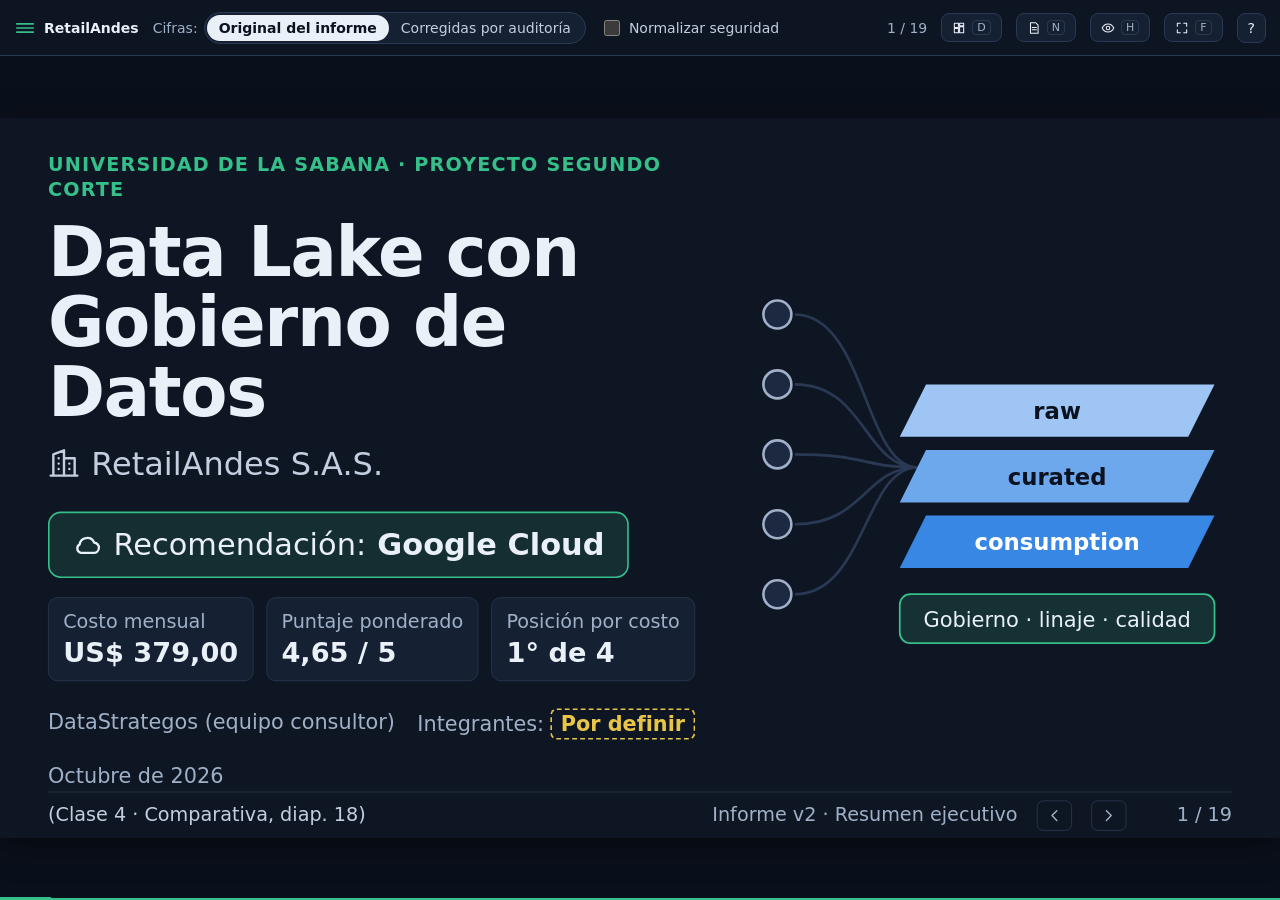
<file: index.html>
<!doctype html>
<html lang="es">
<head>
<meta charset="utf-8">
<meta name="viewport" content="width=device-width, initial-scale=1">
<title>RetailAndes · Data Lake</title>
<meta name="description" content="Presentación-dashboard interactiva: Data Lake con Gobierno de Datos para RetailAndes S.A.S. sobre Google Cloud.">
<link rel="stylesheet" href="styles.css">
</head>
<body>
  <header id="hdr">
    <div class="brand">
      <svg class="ic" viewBox="0 0 24 24" aria-hidden="true"><path d="M3 12h18M3 16.5h18M3 7.5h18" /></svg>
      <span>RetailAndes <small>· DataStrategos</small></span>
    </div>
    <div class="seg" role="group" aria-label="Cifras">
      <span>Cifras:</span>
      <div class="opts">
        <button type="button" data-setc="0" title="Reproduce exactamente el informe (C)">Original del informe</button>
        <button type="button" data-setc="1" class="corr" title="Aplica E-01 y E-04 de la auditoría (C)">Corregidas por auditoría</button>
      </div>
    </div>
    <label class="hchk" title="E-03: quita la detección de amenazas de AWS y Azure"><input type="checkbox" data-global="normSec"> Normalizar seguridad</label>
    <div class="grow"></div>
    <span class="pos" id="pos"></span>
    <button type="button" class="hbtn" data-act="mode" title="Modo dashboard (D)"><svg class="ic" viewBox="0 0 24 24"><path d="M4 4h7v7H4zM13 4h7v4h-7zM13 10h7v10h-7zM4 13h7v7H4z"/></svg><span class="lbl" id="modeLbl">Dashboard</span> <kbd>D</kbd></button>
    <button type="button" class="hbtn" data-act="notes" title="Notas del orador (N)"><svg class="ic" viewBox="0 0 24 24"><path d="M6 3h9l4 4v14H6zM9 11h7M9 15h7"/></svg><span class="lbl">Notas</span> <kbd>N</kbd></button>
    <button type="button" class="hbtn" data-act="team" title="Ocultar/mostrar notas internas del equipo (H)"><svg class="ic" viewBox="0 0 24 24"><path d="M2 12s3.6-7 10-7 10 7 10 7-3.6 7-10 7S2 12 2 12zM12 15a3 3 0 100-6 3 3 0 000 6z"/></svg><span class="lbl">Notas equipo</span> <kbd>H</kbd></button>
    <button type="button" class="hbtn" data-act="fs" title="Pantalla completa (F)"><svg class="ic" viewBox="0 0 24 24"><path d="M4 9V4h5M20 9V4h-5M4 15v5h5M20 15v5h-5"/></svg><kbd>F</kbd></button>
    <button type="button" class="hbtn" data-act="help" title="Atajos de teclado (?)">?</button>
  </header>

  <main id="stage-wrap"><div id="stage" aria-live="polite"></div></main>
  <aside id="notes" aria-label="Notas del orador"></aside>
  <section id="dash" aria-label="Modo dashboard"></section>
  <div id="progress"></div>
  <div id="tip" role="tooltip"></div>

  <div id="help" role="dialog" aria-label="Atajos de teclado">
    <div class="box">
      <h3 style="margin-top:0">Atajos de teclado</h3>
      <table>
        <tr><td><kbd>←</kbd> <kbd>→</kbd> <kbd>Espacio</kbd> · clic</td><td>Navegar (revela paso a paso)</td></tr>
        <tr><td><kbd>Inicio</kbd> / <kbd>Fin</kbd></td><td>Primera / última diapositiva</td></tr>
        <tr><td><kbd>F</kbd></td><td>Pantalla completa</td></tr>
        <tr><td><kbd>D</kbd></td><td>Modo exposición ⇄ dashboard</td></tr>
        <tr><td><kbd>N</kbd></td><td>Notas del orador</td></tr>
        <tr><td><kbd>C</kbd></td><td>Cifras: Original ⇄ Corregidas</td></tr>
        <tr><td><kbd>S</kbd></td><td>Normalizar seguridad (E-03)</td></tr>
        <tr><td><kbd>H</kbd></td><td>Ocultar notas internas del equipo</td></tr>
        <tr><td><kbd>Esc</kbd></td><td>Cerrar esta ayuda</td></tr>
      </table>
    </div>
  </div>

  <script src="data.js"></script>
  <script src="calc.js"></script>
  <script src="app.js"></script>
</body>
</html>
</file>
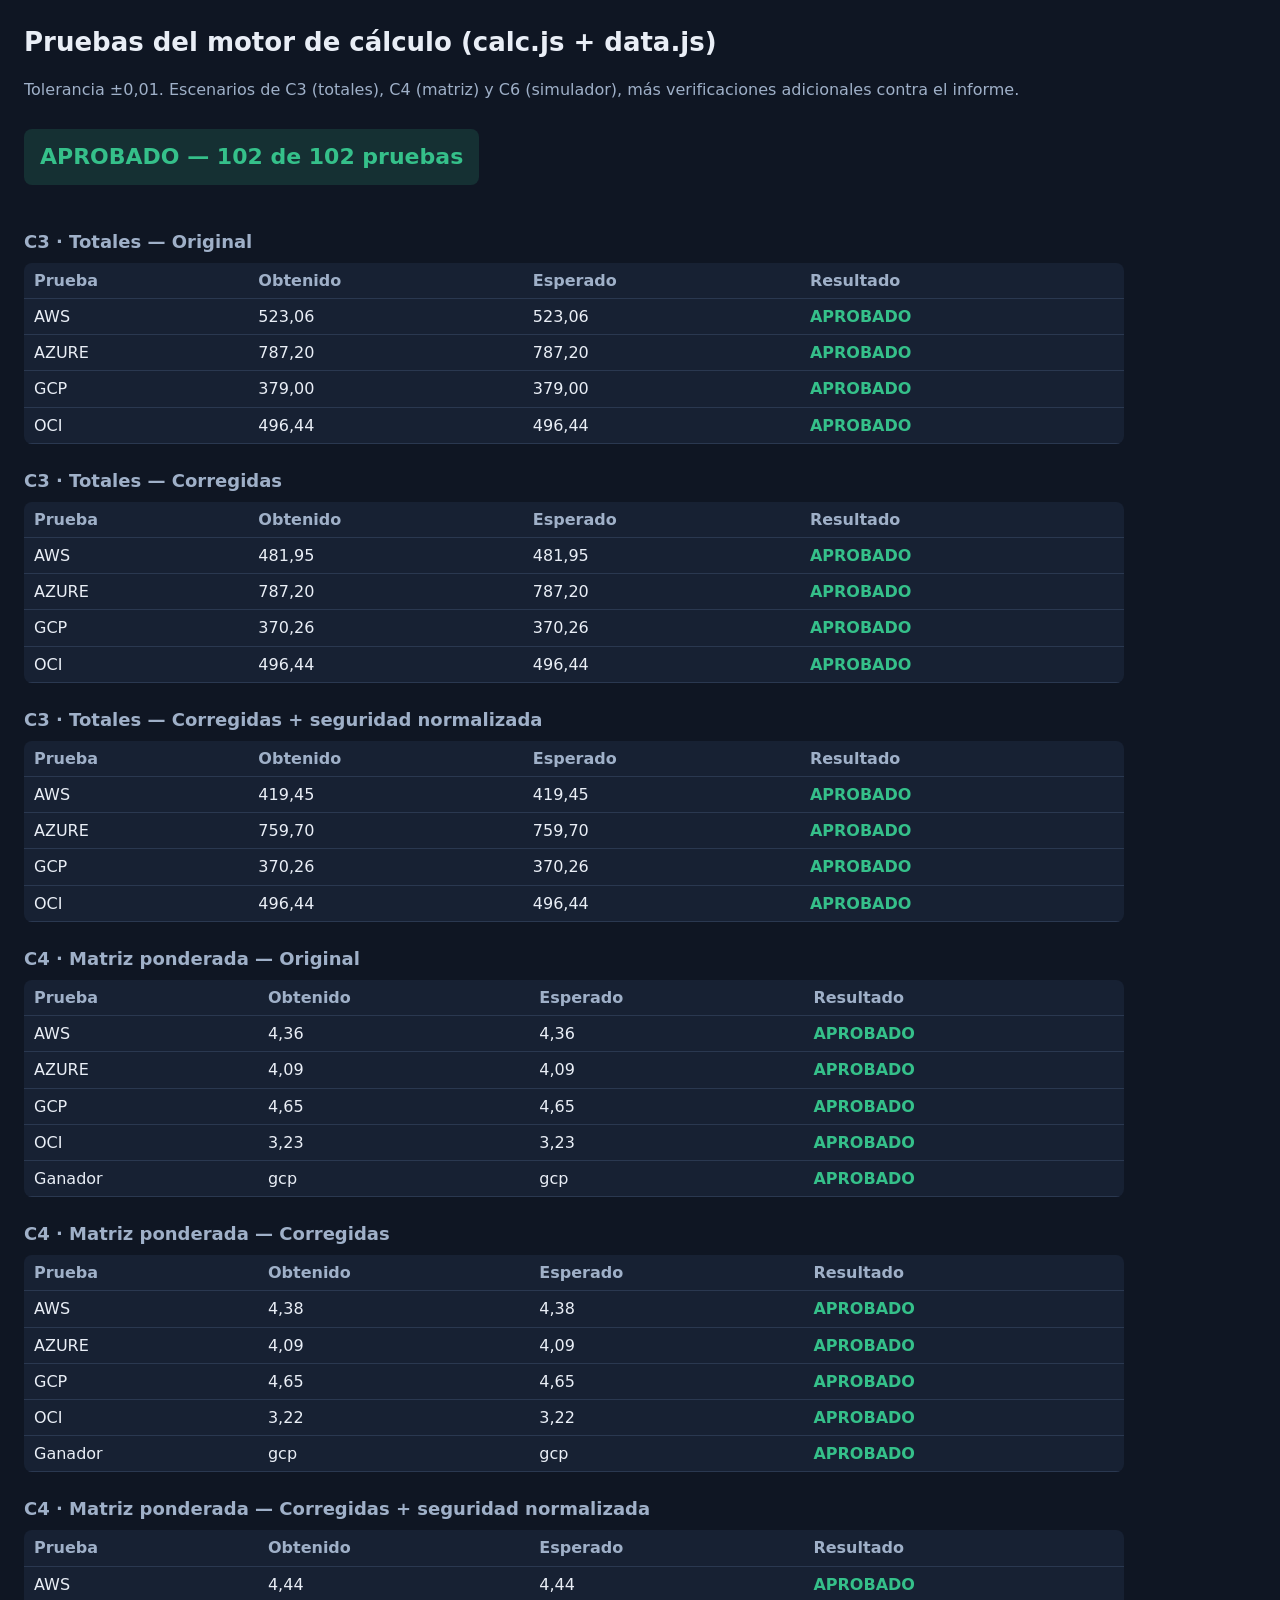
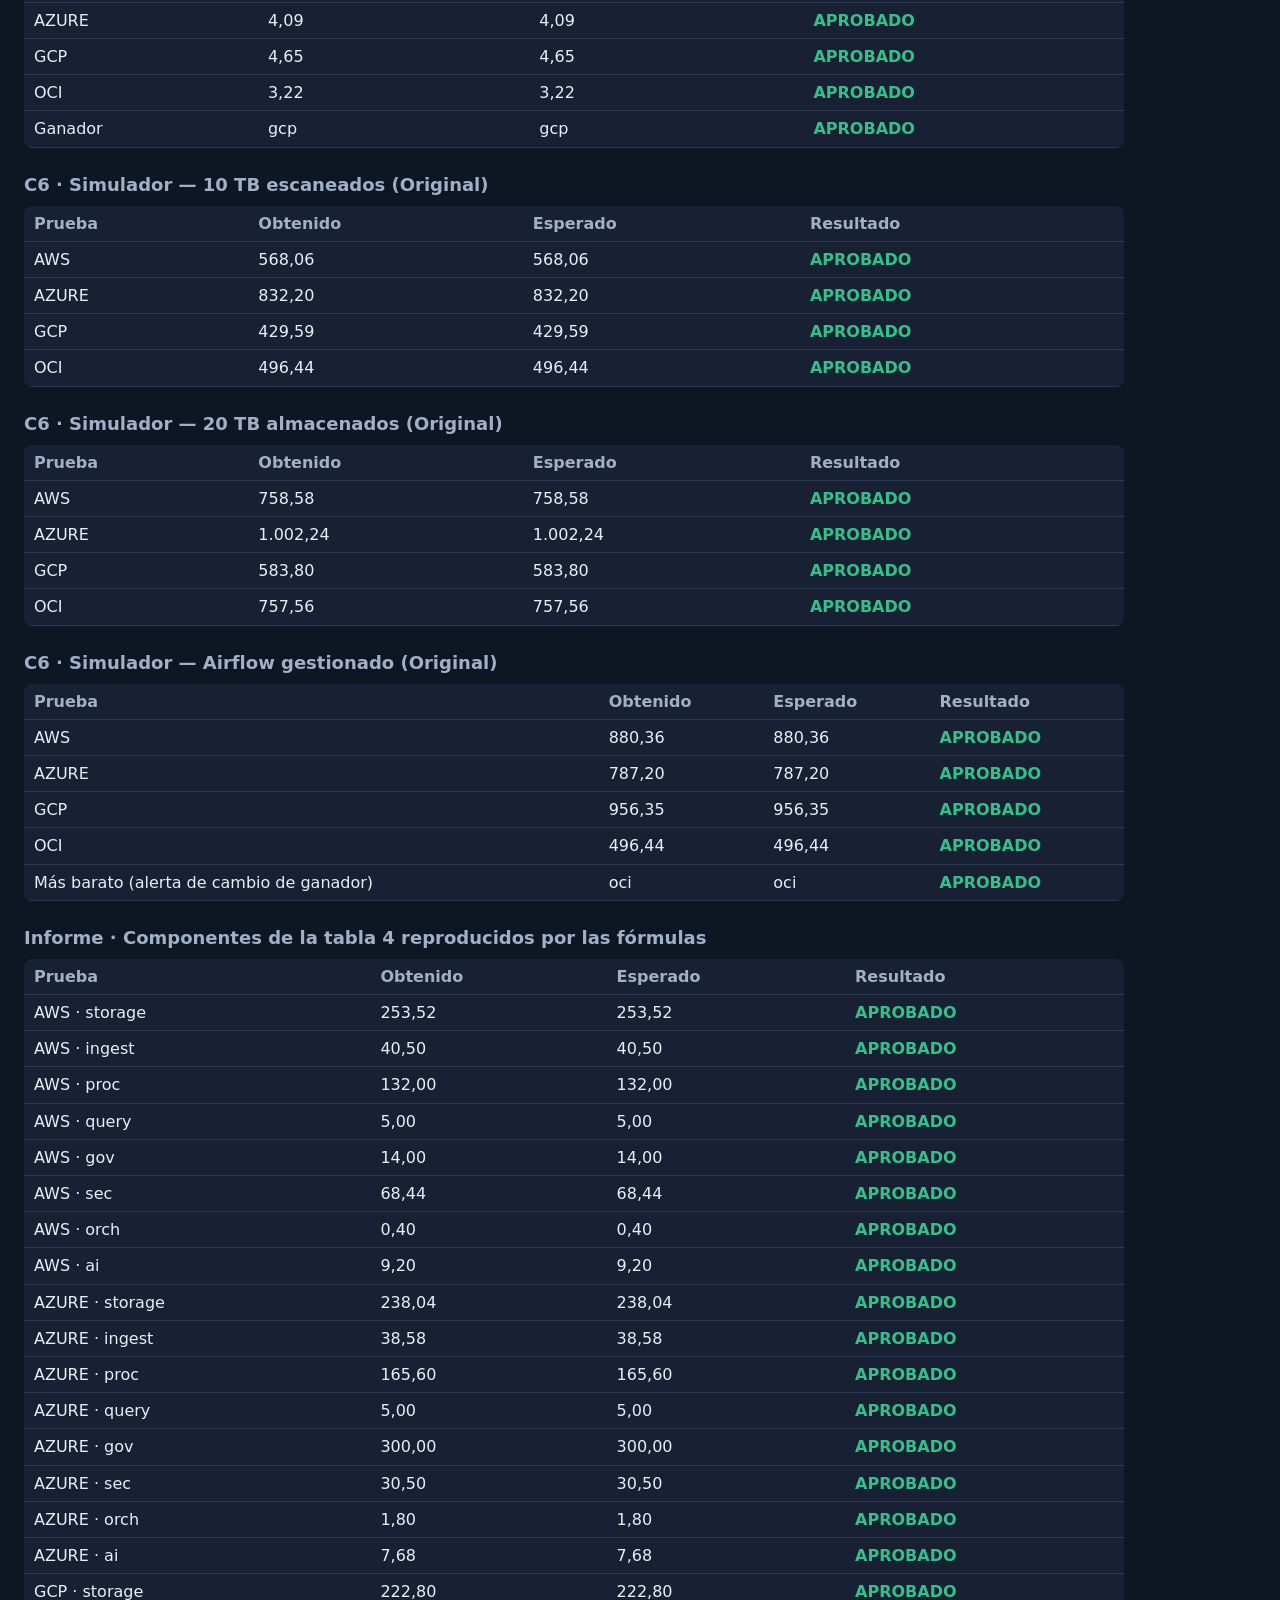
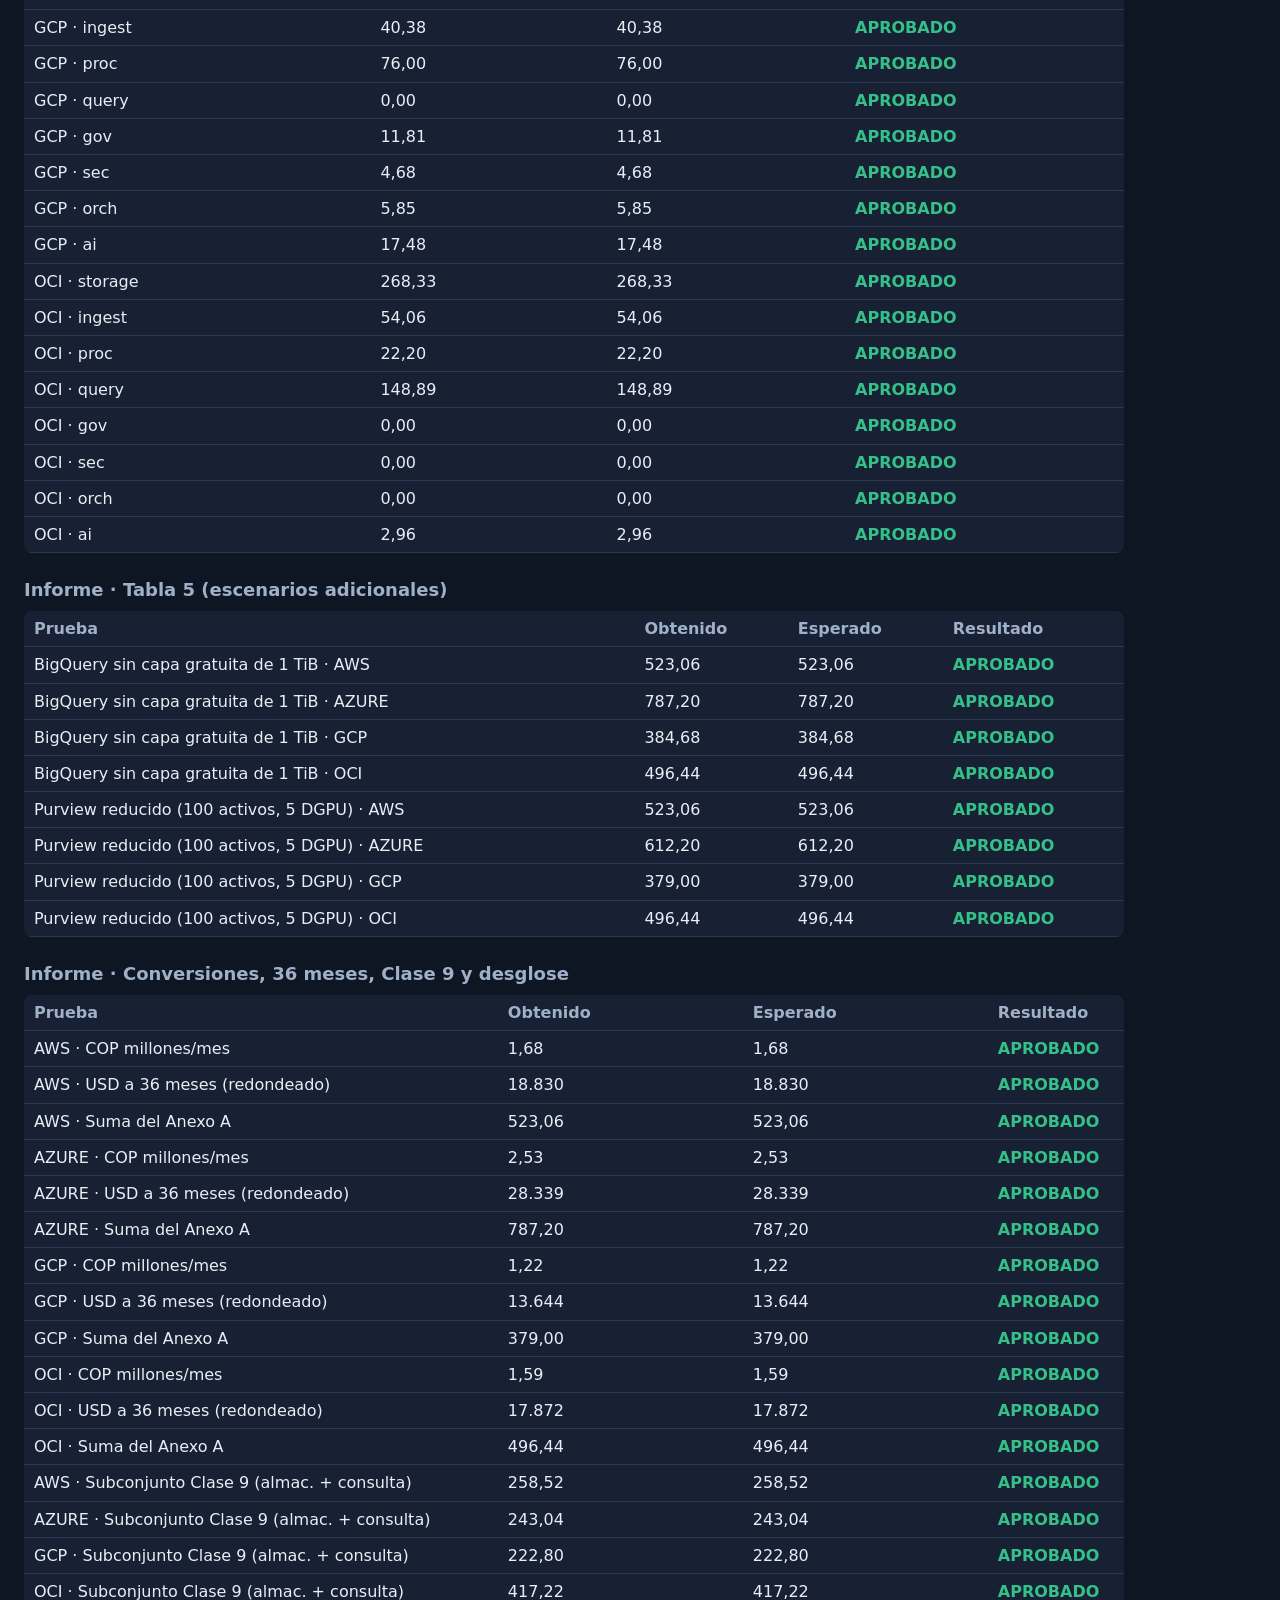
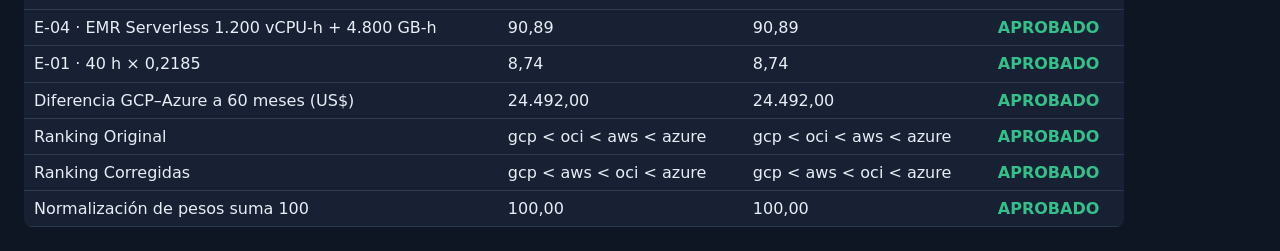
<file: tests.html>
<!doctype html>
<html lang="es">
<head>
<meta charset="utf-8">
<meta name="viewport" content="width=device-width, initial-scale=1">
<title>Pruebas del motor de cálculo</title>
<style>
  :root { --bg:#0F1623; --panel:#172133; --ink:#E9EEF6; --muted:#9FB0C8; --ok:#35C08A; --bad:#F06A6A; --line:#2A3850; }
  body { margin:0; background:var(--bg); color:var(--ink); font:16px/1.45 "Segoe UI", system-ui, sans-serif; padding:24px; }
  h1 { margin:0 0 4px; font-size:26px; }
  .sum { font-size:22px; font-weight:700; margin:12px 0 20px; padding:12px 16px; border-radius:8px; display:inline-block; }
  .sum.ok { background:rgba(53,192,138,.15); color:var(--ok); } .sum.bad { background:rgba(240,106,106,.15); color:var(--bad); }
  h2 { font-size:18px; margin:24px 0 8px; color:var(--muted); }
  table { border-collapse:collapse; width:100%; max-width:1100px; background:var(--panel); border-radius:8px; overflow:hidden; }
  th, td { text-align:left; padding:6px 10px; border-bottom:1px solid var(--line); font-variant-numeric:tabular-nums; }
  th { color:var(--muted); font-weight:600; }
  .ok { color:var(--ok); font-weight:700; } .bad { color:var(--bad); font-weight:700; }
  p { color:var(--muted); }
</style>
</head>
<body>
<h1>Pruebas del motor de cálculo (calc.js + data.js)</h1>
<p>Tolerancia ±0,01. Escenarios de C3 (totales), C4 (matriz) y C6 (simulador), más verificaciones adicionales contra el informe.</p>
<div id="sum" class="sum"></div>
<div id="out"></div>
<script src="data.js"></script>
<script src="calc.js"></script>
<script>
(function () {
  var D = window.RA_DATA, K = window.RACalc, V = D.verificacion, groups = [];
  var TOL = 0.01 + 1e-9;
  function group(name) { var g = { name: name, rows: [] }; groups.push(g); return g; }
  function num(g, label, got, exp) { g.rows.push({ label: label, got: K.fmt(got), exp: K.fmt(exp), ok: Math.abs(got - exp) <= TOL }); }
  function eq(g, label, got, exp) { g.rows.push({ label: label, got: String(got), exp: String(exp), ok: String(got) === String(exp) }); }
  var SCN = { original: {}, corregidas: { corregidas: true }, corregidasNormSec: { corregidas: true, normSec: true } };
  var NOM = { original: "Original", corregidas: "Corregidas", corregidasNormSec: "Corregidas + seguridad normalizada" };

  Object.keys(SCN).forEach(function (s) {
    var g = group("C3 · Totales — " + NOM[s]), c = K.costs(D, SCN[s]);
    K.PROVS.forEach(function (p) { num(g, p.toUpperCase(), c[p].total, V.totales[s][p]); });
  });
  Object.keys(SCN).forEach(function (s) {
    var g = group("C4 · Matriz ponderada — " + NOM[s]), m = K.matrixScores(D, K.costs(D, SCN[s]));
    K.PROVS.forEach(function (p) { num(g, p.toUpperCase(), m.scores[p], V.matriz[s][p]); });
    eq(g, "Ganador", K.winner(m.scores), "gcp");
  });
  V.simulador.forEach(function (t) {
    var g = group("C6 · Simulador — " + t.nombre + " (Original)"), c = K.costs(D, t.params);
    K.PROVS.forEach(function (p) { num(g, p.toUpperCase(), c[p].total, t.esperado[p]); });
    if (t.ganador) eq(g, "Más barato (alerta de cambio de ganador)", K.cheapest(c), t.ganador);
  });

  var g = group("Informe · Componentes de la tabla 4 reproducidos por las fórmulas");
  var c0 = K.costs(D, {});
  K.PROVS.forEach(function (p) { K.COMPS.forEach(function (k) { num(g, p.toUpperCase() + " · " + k, c0[p][k], D.costosOriginal[p][k]); }); });
  g = group("Informe · Tabla 5 (escenarios adicionales)");
  V.tabla5Extra.forEach(function (t) { var c = K.costs(D, t.params); K.PROVS.forEach(function (p) { num(g, t.nombre + " · " + p.toUpperCase(), c[p].total, t.esperado[p]); }); });
  g = group("Informe · Conversiones, 36 meses, Clase 9 y desglose");
  K.PROVS.forEach(function (p) {
    num(g, p.toUpperCase() + " · COP millones/mes", K.r2(K.toCOP(c0[p].total, D.meta.trm) / 1e6), D.totalesCOPMInforme[p]);
    g.rows.push({ label: p.toUpperCase() + " · USD a 36 meses (redondeado)", got: K.fmt(K.months(c0[p].total, 36), 0), exp: K.fmt(D.totales36Informe[p], 0), ok: Math.round(K.months(c0[p].total, 36)) === D.totales36Informe[p] });
    var sumL = D.lineas[p].reduce(function (s, l) { return s + l.usd; }, 0);
    num(g, p.toUpperCase() + " · Suma del Anexo A", sumL, D.totalesInforme[p]);
  });
  var sub = { aws: 258.52, azure: 243.04, gcp: 222.80, oci: 417.22 };
  K.PROVS.forEach(function (p) { num(g, p.toUpperCase() + " · Subconjunto Clase 9 (almac. + consulta)", K.clase9Subset(c0[p]), sub[p]); });
  var e4 = D.correcciones["E-04"].emr;
  num(g, "E-04 · EMR Serverless 1.200 vCPU-h + 4.800 GB-h", 1200 * e4.precioVcpuH + 4800 * e4.precioGBh, 90.89);
  num(g, "E-01 · 40 h × 0,2185", 40 * 0.2185, 8.74);
  num(g, "Diferencia GCP–Azure a 60 meses (US$)", (c0.azure.total - c0.gcp.total) * 60, D.financiero.difGcpAzure60mInforme);
  eq(g, "Ranking Original", K.ranking(c0).join(" < "), "gcp < oci < aws < azure");
  eq(g, "Ranking Corregidas", K.ranking(K.costs(D, { corregidas: true })).join(" < "), "gcp < aws < oci < azure");
  var w = K.normalizeWeights({ a: 1, b: 3 }); num(g, "Normalización de pesos suma 100", w.a + w.b, 100);

  var total = 0, ok = 0, html = "";
  groups.forEach(function (gr) {
    html += "<h2>" + gr.name + "</h2><table><tr><th>Prueba</th><th>Obtenido</th><th>Esperado</th><th>Resultado</th></tr>";
    gr.rows.forEach(function (r) {
      total++; if (r.ok) ok++;
      html += "<tr><td>" + r.label + "</td><td>" + r.got + "</td><td>" + r.exp + "</td><td class='" + (r.ok ? "ok'>APROBADO" : "bad'>FALLIDO") + "</td></tr>";
    });
    html += "</table>";
  });
  document.getElementById("out").innerHTML = html;
  var s = document.getElementById("sum");
  s.className = "sum " + (ok === total ? "ok" : "bad");
  s.textContent = (ok === total ? "APROBADO" : "FALLIDO") + " — " + ok + " de " + total + " pruebas";
  window.TEST_SUMMARY = { total: total, ok: ok, fallidas: groups.reduce(function (a, gr) { return a.concat(gr.rows.filter(function (r) { return !r.ok; }).map(function (r) { return gr.name + " · " + r.label + ": " + r.got + " ≠ " + r.exp; })); }, []) };
})();
</script>
</body>
</html>
</file>
<file: styles.css>
/* ==========================================================================
   styles.css — Presentación-dashboard RetailAndes
   Escenario lógico 1600×900 (16:9) escalado al viewport. Letra mínima 24 px
   en modo exposición. Tema oscuro sobrio para proyector.
   ========================================================================== */
:root {
  color-scheme: dark;
  --page: #0A101B;
  --surface: #0F1623;
  --panel: #162033;
  --panel-2: #1C2940;
  --line: #2A3953;
  --ink: #EAF0F8;
  --ink-2: #C3CFE0;
  --muted: #9FB0C8;
  --accent: #35C08A;            /* GCP: acento principal */
  --accent-soft: rgba(53,192,138,.14);
  --aws: #C9711A; --azure: #4D86F0; --gcp: #35C08A; --oci: #B5304A;
  --good: #0ca30c; --warn: #fab219; --bad: #d03b3b;
  --pos: #3987e5; --neg: #e66767;
  --team: #E8C547;
  --badge-bg: #3B2A63; --badge-ink: #E3DAFF; --badge-line: #9085e9;
  --radius: 14px;
  --font: "Segoe UI", "Inter", system-ui, -apple-system, "Helvetica Neue", Arial, sans-serif;
  --t: 300ms;
}
@media (prefers-reduced-motion: reduce) { :root { --t: 0ms; } }

* { box-sizing: border-box; }
html, body { margin: 0; height: 100%; background: var(--page); color: var(--ink); font-family: var(--font); }
body { overflow: hidden; -webkit-font-smoothing: antialiased; }
body.mode-dash { overflow: hidden; }
button, input { font: inherit; color: inherit; }
b, strong { font-weight: 650; }
.num, .tab-num { font-variant-numeric: tabular-nums; }
.ic { width: 1em; height: 1em; fill: none; stroke: currentColor; stroke-width: 1.8; stroke-linecap: round; stroke-linejoin: round; flex: none; vertical-align: -0.14em; }

/* ---------- Cabecera global ---------- */
#hdr {
  position: fixed; top: 0; left: 0; right: 0; height: 56px; z-index: 50;
  display: flex; align-items: center; gap: 14px; padding: 0 14px;
  background: #0D1422; border-bottom: 1px solid var(--line); font-size: 14px;
}
#hdr .brand { display: flex; align-items: center; gap: 8px; font-weight: 700; white-space: nowrap; }
#hdr .brand .ic { color: var(--accent); width: 22px; height: 22px; }
#hdr .brand small { font-weight: 500; color: var(--muted); }
#hdr .grow { flex: 1; }
#hdr .pos { color: var(--muted); white-space: nowrap; font-variant-numeric: tabular-nums; }
.seg { display: inline-flex; align-items: center; gap: 6px; white-space: nowrap; }
.seg > span { color: var(--muted); }
.seg .opts { display: inline-flex; border: 1px solid var(--line); border-radius: 999px; padding: 2px; background: var(--panel); }
.seg button { border: 0; background: transparent; padding: 5px 12px; border-radius: 999px; cursor: pointer; color: var(--ink-2); }
.seg button.on { background: var(--ink); color: #0B1220; font-weight: 650; }
.seg button.on.corr { background: var(--badge-line); color: #0B0820; }
.hchk { display: inline-flex; align-items: center; gap: 6px; cursor: pointer; white-space: nowrap; color: var(--ink-2); }
.hchk input { accent-color: var(--badge-line); width: 16px; height: 16px; }
.hbtn { border: 1px solid var(--line); background: var(--panel); border-radius: 8px; padding: 6px 10px; cursor: pointer; white-space: nowrap; display: inline-flex; align-items: center; gap: 6px; }
.hbtn:hover { border-color: var(--muted); }
.hbtn.on { background: var(--accent-soft); border-color: var(--accent); color: var(--ink); }
.hbtn kbd { font: inherit; font-size: 11px; color: var(--muted); border: 1px solid var(--line); border-radius: 4px; padding: 0 4px; }
@media (max-width: 1500px) { #hdr .brand small, .hbtn .lbl { display: none; } }
@media (max-width: 1100px) { #hdr { gap: 8px; } .seg > span { display: none; } }

/* ---------- Escenario ---------- */
#stage-wrap { position: fixed; inset: 56px 0 0 0; }
#stage {
  position: absolute; width: 1600px; height: 900px; transform-origin: 0 0;
  background: var(--surface); overflow: hidden; box-shadow: 0 10px 40px rgba(0,0,0,.45);
}
body.mode-dash #stage-wrap, body.mode-dash #notes { display: none; }
#progress { position: fixed; left: 0; bottom: 0; height: 3px; background: var(--accent); z-index: 40; transition: width var(--t); }
body.mode-dash #progress { display: none; }

.slide { position: absolute; inset: 0; display: flex; flex-direction: column; padding: 40px 60px 0; font-size: 26px; line-height: 1.32; }
.s-head { flex: none; display: flex; align-items: flex-end; justify-content: space-between; gap: 24px; margin-bottom: 22px; }
.kicker { font-size: 24px; letter-spacing: .06em; text-transform: uppercase; color: var(--accent); font-weight: 650; }
.s-head h2 { margin: 2px 0 0; font-size: 50px; line-height: 1.08; font-weight: 700; letter-spacing: -.01em; }
.s-body { flex: 1; min-height: 0; position: relative; }
.s-foot { flex: none; height: 58px; display: flex; align-items: center; gap: 24px; border-top: 1px solid var(--line); font-size: 24px; color: var(--muted); }
.s-foot .cite { color: var(--ink-2); }
.s-foot .src { flex: 1; text-align: right; white-space: nowrap; overflow: hidden; text-overflow: ellipsis; }
.s-foot .pg { font-variant-numeric: tabular-nums; min-width: 4.5em; text-align: right; }
.s-foot .navb { border: 1px solid var(--line); background: transparent; color: var(--muted); border-radius: 8px; width: 44px; height: 38px; cursor: pointer; display: inline-flex; align-items: center; justify-content: center; }
.s-foot .navb:hover { color: var(--ink); border-color: var(--muted); }
.slide.backup .kicker { color: var(--badge-line); }

/* Revelado progresivo */
.step { opacity: 0; transform: translateY(10px); transition: opacity var(--t) ease, transform var(--t) ease; }
.step.on { opacity: 1; transform: none; }

/* ---------- Primitivas ---------- */
.row { display: flex; gap: 28px; }
.col { display: flex; flex-direction: column; gap: 18px; }
.grow { flex: 1; min-width: 0; }
.muted { color: var(--muted); }
.small { font-size: 24px; }
.card { background: var(--panel); border: 1px solid var(--line); border-radius: var(--radius); padding: 22px 24px; }
.card.hi { border-color: var(--accent); box-shadow: inset 0 0 0 1px var(--accent); }
.card h3 { margin: 0 0 10px; font-size: 28px; }
.pill { display: inline-flex; align-items: center; gap: .35em; border-radius: 999px; padding: .12em .65em; background: var(--panel-2); border: 1px solid var(--line); white-space: nowrap; }
.pill.acc { background: var(--accent-soft); border-color: var(--accent); }
.chip { display: inline-flex; align-items: center; gap: .3em; font-size: 24px; padding: 2px 12px; border-radius: 8px; background: var(--panel-2); border: 1px solid var(--line); white-space: nowrap; }
.chip.f { border-color: #6B4B4B; background: rgba(208,59,59,.12); }
.chips { display: flex; flex-wrap: wrap; gap: 10px; }
.dot { display: inline-block; width: .62em; height: .62em; border-radius: 3px; margin-right: .4em; flex: none; }
.prov-chip { display: inline-flex; align-items: center; gap: .4em; font-weight: 650; white-space: nowrap; }
.star { color: var(--accent); }
.hero-num { font-size: 84px; font-weight: 750; line-height: 1; letter-spacing: -.02em; font-variant-numeric: tabular-nums; }
.big-num { font-size: 56px; font-weight: 750; line-height: 1.05; font-variant-numeric: tabular-nums; }
.lbl-sm { font-size: 24px; color: var(--muted); }
.callout { border-left: 5px solid var(--accent); background: var(--accent-soft); padding: 14px 20px; border-radius: 0 12px 12px 0; }
.callout.warn { border-color: var(--warn); background: rgba(250,178,25,.10); }
.callout.bad { border-color: var(--bad); background: rgba(208,59,59,.12); }

/* Distintivo de corrección */
.badge {
  display: inline-flex; align-items: center; gap: .3em; margin-left: .4em; vertical-align: .1em;
  font-size: 24px; line-height: 1.2; font-weight: 600; padding: 1px 10px; border-radius: 999px;
  background: var(--badge-bg); color: var(--badge-ink); border: 1px solid var(--badge-line); white-space: nowrap; cursor: help;
}
.badge::before { content: "↺"; }
#dash .badge { font-size: .78em; padding: 0 .5em; }

/* Notas internas del equipo (H) y "Por definir" */
.team {
  border: 2px dashed var(--team); color: #F6E7A6; background: rgba(232,197,71,.08);
  border-radius: 12px; padding: 8px 16px; font-size: 24px; display: flex; gap: 10px; align-items: flex-start;
}
.team .ic { color: var(--team); margin-top: .15em; }
.team b { color: var(--team); }
body.hide-team .team { display: none !important; }
.tbd { display: inline-block; border: 2px dashed var(--team); color: var(--team); border-radius: 8px; padding: 0 .4em; font-weight: 650; white-space: nowrap; }

/* Pestañas */
.tabs { display: flex; gap: 8px; margin-bottom: 18px; flex-wrap: wrap; }
.tab { border: 1px solid var(--line); background: var(--panel); color: var(--ink-2); padding: 6px 20px; border-radius: 999px; cursor: pointer; font-size: 24px; }
.tab:hover { border-color: var(--muted); }
.tab.on { background: var(--ink); color: #0B1220; border-color: var(--ink); font-weight: 650; }
.panel { display: none; }
.panel.on { display: block; animation: fadein var(--t) ease; }
@keyframes fadein { from { opacity: 0; } to { opacity: 1; } }

/* Acordeón */
details.acc { background: var(--panel); border: 1px solid var(--line); border-radius: 12px; padding: 8px 18px; }
details.acc summary { cursor: pointer; font-size: 24px; color: var(--ink-2); list-style: none; display: flex; align-items: center; gap: 10px; }
details.acc summary::-webkit-details-marker { display: none; }
details.acc summary::before { content: "▸"; color: var(--accent); transition: transform var(--t); }
details.acc[open] summary::before { transform: rotate(90deg); }

/* ---------- Gráficos ---------- */
.hbars { display: flex; flex-direction: column; gap: 10px; }
.hb-row { display: grid; grid-template-columns: var(--lw, 7.5em) 1fr var(--vw, 8em); align-items: center; gap: 14px; border-radius: 8px; padding: 2px 6px; }
.hb-row.hi { background: var(--accent-soft); box-shadow: inset 0 0 0 1px rgba(53,192,138,.6); }
.hb-row.hi .hb-label { font-weight: 700; }
.hb-label { display: flex; align-items: center; white-space: nowrap; overflow: hidden; }
.hb-track { width: 100%; height: 1.35em; display: block; overflow: visible; }
.hb-track .bg { fill: rgba(255,255,255,.04); }
.hb-track .marker { stroke: var(--ink); stroke-width: 3; stroke-dasharray: 5 4; }
.hb-val { text-align: right; white-space: nowrap; font-variant-numeric: tabular-nums; font-weight: 600; }
.chart-title { font-size: 24px; color: var(--muted); margin: 0 0 12px; display: flex; align-items: center; gap: 10px; flex-wrap: wrap; }
.legend { display: flex; flex-wrap: wrap; gap: 6px 18px; font-size: 24px; color: var(--ink-2); }
.legend span { display: inline-flex; align-items: center; }
.stk { display: flex; flex-direction: column; gap: 12px; }
.stk-row { display: grid; grid-template-columns: var(--lw, 7.5em) 1fr var(--vw, 7em); gap: 14px; align-items: center; border-radius: 8px; padding: 2px 6px; }
.stk-row.hi { background: var(--accent-soft); }
.stk-row.sel { box-shadow: inset 0 0 0 2px var(--ink-2); }
.stk-row svg { width: 100%; height: 1.5em; display: block; }
.stk-row rect { stroke: var(--surface); stroke-width: 2; transition: x var(--t), width var(--t); }
#dash .stk-row rect { stroke: var(--panel); }
.stk-row rect:hover { filter: brightness(1.25); }
svg text { fill: var(--ink-2); font-family: var(--font); }

/* Tooltip */
#tip { position: fixed; z-index: 100; pointer-events: none; max-width: 420px; background: #EAF0F8; color: #0B1220; font-size: 15px; line-height: 1.35; padding: 8px 12px; border-radius: 8px; box-shadow: 0 6px 24px rgba(0,0,0,.4); opacity: 0; transition: opacity 150ms; }
#tip.on { opacity: 1; }

/* Estados (semáforo) */
.st { display: inline-flex; align-items: center; gap: .3em; white-space: nowrap; }
.st .ic { width: 1.05em; height: 1.05em; stroke-width: 2.2; }
.st.ok { color: #4CD24C; } .st.mit { color: var(--warn); } .st.no { color: #FF6B6B; }

/* Tablas */
table.t { border-collapse: separate; border-spacing: 0; width: 100%; font-size: 24px; }
table.t th, table.t td { padding: 7px 12px; border-bottom: 1px solid var(--line); text-align: left; vertical-align: middle; }
table.t th { color: var(--muted); font-weight: 600; }
table.t td.n, table.t th.n { text-align: right; font-variant-numeric: tabular-nums; white-space: nowrap; }
table.t .gcpcol { background: var(--accent-soft); }
table.t th.gcpcol { color: var(--ink); border-top: 2px solid var(--accent); }
table.t tr.tot td { font-weight: 700; border-top: 2px solid var(--muted); }
table.t tr.sub td { color: var(--ink-2); }
table.t .badge { margin-left: .3em; font-size: 24px; padding: 0 8px; }

/* ---------- Diapositivas específicas ---------- */
.cover { display: grid; grid-template-columns: 1.15fr .85fr; gap: 40px; height: 100%; align-items: center; }
.cover h1 { font-size: 86px; line-height: 1.02; margin: 18px 0 18px; letter-spacing: -.02em; }
.cover .co { font-size: 40px; color: var(--ink-2); display: flex; align-items: center; gap: 14px; }
.cover .reco { margin-top: 34px; display: inline-flex; align-items: center; gap: 14px; font-size: 38px; padding: 14px 28px; border-radius: 16px; background: var(--accent-soft); border: 2px solid var(--accent); }
.cover .meta { margin-top: 34px; display: flex; gap: 28px; flex-wrap: wrap; color: var(--muted); font-size: 26px; }
.cover .kpis { display: flex; gap: 16px; margin-top: 24px; flex-wrap: wrap; }
.cover .kpi { background: var(--panel); border: 1px solid var(--line); border-radius: 12px; padding: 12px 18px; }
.cover .kpi b { font-size: 34px; display: block; }

.agenda { display: grid; grid-template-columns: repeat(3, 1fr); gap: 30px; height: 100%; padding-bottom: 30px; }
.act { background: var(--panel); border: 1px solid var(--line); border-radius: 20px; padding: 34px; cursor: pointer; display: flex; flex-direction: column; gap: 16px; transition: border-color var(--t), transform var(--t); text-align: left; }
.act:hover { border-color: var(--accent); transform: translateY(-4px); }
.act .n { font-size: 96px; font-weight: 800; color: var(--accent); line-height: 1; }
.act h3 { font-size: 44px; margin: 0; }
.act .ic.big { width: 72px; height: 72px; color: var(--ink-2); }
.act .go { margin-top: auto; color: var(--muted); }

.tiles { display: grid; gap: 22px; }
.tile { background: var(--panel); border: 1px solid var(--line); border-radius: var(--radius); padding: 22px 26px; display: flex; flex-direction: column; gap: 6px; }
.tile .ic.big { width: 46px; height: 46px; color: var(--accent); }
.tile .v { font-size: 60px; font-weight: 750; line-height: 1.05; font-variant-numeric: tabular-nums; }
.tile .l { color: var(--ink-2); }

.timeline { display: flex; align-items: center; gap: 0; margin-top: 26px; }
.tl-pt { flex: 1; position: relative; padding-top: 34px; text-align: center; }
.tl-pt::before { content: ""; position: absolute; top: 12px; left: 0; right: 0; height: 3px; background: var(--line); }
.tl-pt::after { content: ""; position: absolute; top: 4px; left: calc(50% - 10px); width: 20px; height: 20px; border-radius: 50%; background: var(--panel-2); border: 3px solid var(--muted); }
.tl-pt.bad::after { border-color: var(--bad); background: var(--bad); }
.tl-pt.acc::after { border-color: var(--accent); background: var(--accent); }
.tl-pt b { display: block; font-size: 30px; }

.fails { display: grid; grid-template-columns: repeat(5, 1fr); gap: 18px; }
.fail { background: var(--panel); border: 1px solid var(--line); border-top: 5px solid var(--bad); border-radius: var(--radius); padding: 20px; min-height: 210px; display: flex; flex-direction: column; gap: 10px; }
.fail .n { font-size: 26px; font-weight: 800; color: #FF8C8C; }
.fail .ic.big { width: 50px; height: 50px; color: var(--ink-2); }
.fail b { font-size: 28px; line-height: 1.2; }
.cost-strip { display: grid; grid-template-columns: auto 1fr; gap: 40px; align-items: center; margin-top: 26px; }

.alt-grid { display: grid; grid-template-columns: 1.4fr repeat(3, 1fr); border: 1px solid var(--line); border-radius: var(--radius); overflow: hidden; }
.alt-grid > div { padding: 14px 20px; border-bottom: 1px solid var(--line); display: flex; align-items: center; }
.alt-grid .h { background: var(--panel-2); font-weight: 700; justify-content: center; text-align: center; }
.alt-grid .h.dl, .alt-grid .c.dl { background: var(--accent-soft); }
.alt-grid .c { justify-content: center; }
.alt-grid .h:first-child { justify-content: flex-start; }

.steps-v { display: flex; flex-direction: column; gap: 16px; }
.mstep { display: grid; grid-template-columns: 56px 1fr; gap: 16px; align-items: start; }
.mstep .n { width: 56px; height: 56px; border-radius: 50%; display: flex; align-items: center; justify-content: center; font-weight: 800; background: var(--accent-soft); border: 2px solid var(--accent); color: var(--accent); }
.mstep b { display: block; }
.mstep span { color: var(--muted); font-size: 24px; }

.feat { display: grid; grid-template-columns: 1.3fr repeat(4, 1fr); border: 1px solid var(--line); border-radius: 12px; overflow: hidden; font-size: 24px; }
.feat > div { padding: 10px 14px; border-bottom: 1px solid var(--line); display: flex; align-items: center; gap: 8px; }
.feat .h { background: var(--panel-2); font-weight: 700; }
.feat .g { background: var(--accent-soft); }
.feat > div:nth-last-child(-n+5) { border-bottom: 0; }

/* AS-IS */
.asis { display: flex; flex-direction: column; gap: 18px; height: 100%; }
.silos { display: grid; grid-template-columns: repeat(5, 1fr); gap: 34px; position: relative; }
.silo { background: var(--panel); border: 2px solid var(--line); border-radius: var(--radius); padding: 16px 14px; text-align: center; cursor: pointer; position: relative; transition: border-color var(--t), transform var(--t); }
.silo:hover, .silo.sel { border-color: #FF8C8C; transform: translateY(-3px); }
.silo .ic.big { width: 54px; height: 54px; color: var(--ink-2); }
.silo b { display: block; font-size: 28px; margin-top: 4px; }
.silo .st-ic { margin-top: 8px; color: var(--muted); }
.silo .st-ic .ic { width: 40px; height: 40px; }
.silo + .silo::before { content: "✕"; position: absolute; left: -32px; top: 42%; width: 30px; height: 30px; border-radius: 50%; border: 2px solid var(--bad); color: #FF6B6B; font-size: 18px; display: flex; align-items: center; justify-content: center; background: var(--surface); font-weight: 800; }
.norepo { border: 3px dashed var(--bad); border-radius: var(--radius); padding: 12px; text-align: center; color: #FF8C8C; font-weight: 700; }
.asis-bottom { display: grid; grid-template-columns: 1fr 1.1fr; gap: 24px; flex: 1; min-height: 0; }
.areas { display: flex; gap: 14px; flex-wrap: wrap; align-content: flex-start; }
.area { display: flex; flex-direction: column; align-items: center; gap: 4px; font-size: 24px; color: var(--ink-2); background: var(--panel); border: 1px solid var(--line); border-radius: 12px; padding: 10px 12px; min-width: 128px; }
.area .ic { width: 34px; height: 34px; }
.detail { background: var(--panel-2); border: 1px solid var(--line); border-radius: var(--radius); padding: 16px 20px; }
.detail h4 { margin: 0 0 6px; font-size: 30px; display: flex; align-items: center; gap: 12px; }
.detail .hint { color: var(--muted); }

/* TO-BE */
.tobe-wrap { display: grid; grid-template-columns: 1fr 400px; gap: 22px; height: 100%; }
.tobe { display: flex; flex-direction: column; gap: 12px; }
.tobe-main { display: grid; grid-template-columns: 170px 26px 1fr 26px 1.15fr 26px 1fr 26px 1fr; align-items: stretch; }
.tobe .arrow { display: flex; align-items: center; justify-content: center; color: var(--muted); }
.tb-src { background: var(--panel); border: 1px solid var(--line); border-radius: 12px; padding: 10px; display: flex; flex-direction: column; gap: 6px; font-size: 24px; }
.tb-src div { display: flex; align-items: center; gap: 8px; white-space: nowrap; }
.tb-comp { background: #13284A; border: 2px solid #2E5FA8; border-radius: 12px; padding: 12px; cursor: pointer; display: flex; flex-direction: column; gap: 8px; transition: border-color var(--t), background var(--t); }
.tb-comp:hover, .tb-comp.sel, .tb-band:hover, .tb-band.sel { border-color: var(--ink); }
.tb-comp.sel, .tb-band.sel { box-shadow: 0 0 0 3px rgba(234,240,248,.25); }
.tb-comp .hd { display: flex; align-items: center; gap: 8px; font-weight: 700; font-size: 26px; }
.tb-comp .n { width: 36px; height: 36px; border-radius: 50%; background: var(--ink); color: #0B1220; font-weight: 800; display: inline-flex; align-items: center; justify-content: center; flex: none; font-size: 24px; }
.tb-comp .svc { font-size: 24px; color: var(--ink-2); }
.zone { border-radius: 8px; padding: 4px 10px; font-size: 24px; font-weight: 650; color: #0B1220; }
.zone.raw { background: #9ec5f4; } .zone.cur { background: #6da7ec; } .zone.con { background: #3987e5; color: #fff; }
.tb-band { border-radius: 12px; padding: 10px 16px; border: 2px solid; display: flex; align-items: center; gap: 14px; cursor: pointer; font-size: 24px; }
.tb-band b { font-size: 26px; white-space: nowrap; }
.tb-band.gob { border-color: #199e70; background: rgba(25,158,112,.14); }
.tb-band.seg { border-color: #9085e9; background: rgba(144,133,233,.14); }
.tb-band.orq { border-color: #d95926; background: rgba(217,89,38,.14); }
.tb-band .n { width: 36px; height: 36px; border-radius: 50%; background: #199e70; color: #fff; font-weight: 800; display: inline-flex; align-items: center; justify-content: center; flex: none; }

/* Simulador */
.sim { display: grid; grid-template-columns: 430px 1fr; gap: 28px; height: 100%; }
.sim-ctl { background: var(--panel); border: 1px solid var(--line); border-radius: var(--radius); padding: 18px 22px; display: flex; flex-direction: column; gap: 12px; }
.ctl { display: flex; flex-direction: column; gap: 2px; }
.ctl-top { display: flex; justify-content: space-between; gap: 10px; font-size: 24px; color: var(--ink-2); }
.ctl-top b { color: var(--ink); font-variant-numeric: tabular-nums; white-space: nowrap; }
input[type=range] { width: 100%; accent-color: var(--accent); height: 28px; cursor: pointer; }
.tog { display: flex; align-items: center; gap: 12px; cursor: pointer; font-size: 24px; color: var(--ink-2); }
.tog input { position: absolute; opacity: 0; width: 1px; height: 1px; }
.tog .sw { width: 54px; height: 30px; border-radius: 999px; background: var(--panel-2); border: 1px solid var(--line); position: relative; flex: none; transition: background var(--t); }
.tog .sw::after { content: ""; position: absolute; top: 3px; left: 3px; width: 22px; height: 22px; border-radius: 50%; background: var(--ink-2); transition: transform var(--t); }
.tog input:checked + .sw { background: var(--accent); }
.tog input:checked + .sw.corr { background: var(--badge-line); }
.tog input:checked + .sw::after { transform: translateX(24px); background: #fff; }
.tog input:focus-visible + .sw { outline: 3px solid var(--ink); outline-offset: 2px; }
.sim-out { display: flex; flex-direction: column; gap: 14px; min-width: 0; }
.sim-alert { display: none; }
.sim-alert.on { display: flex; align-items: center; gap: 12px; }
.rank { position: relative; }
.rank-row { position: absolute; left: 0; right: 0; display: grid; grid-template-columns: 2.2em 1fr auto auto; gap: 12px; align-items: center; padding: 0 12px; border-radius: 10px; background: var(--panel); border: 1px solid var(--line); cursor: pointer; transition: top var(--t) ease, background var(--t); }
.rank-row.sel { border-color: var(--ink-2); box-shadow: inset 0 0 0 1px var(--ink-2); }
.rank-row.gcp { background: var(--accent-soft); }
.rank-row .pos { font-weight: 800; color: var(--muted); }
.rank-row .tv { font-weight: 700; font-variant-numeric: tabular-nums; white-space: nowrap; }
.rank-row .sc { color: var(--muted); font-variant-numeric: tabular-nums; white-space: nowrap; }
.kv { display: grid; grid-template-columns: auto 1fr; gap: 4px 16px; }
.kv dt { color: var(--muted); } .kv dd { margin: 0; text-align: right; font-weight: 650; font-variant-numeric: tabular-nums; }
.note-fixed { font-size: 24px; color: var(--muted); border-top: 1px dashed var(--line); padding-top: 8px; }

/* Brechas */
.provsel { display: flex; gap: 10px; flex-wrap: wrap; }
.provsel button { border: 2px solid var(--line); background: var(--panel); border-radius: 999px; padding: 4px 18px; cursor: pointer; display: inline-flex; align-items: center; gap: 8px; font-size: 24px; }
.provsel button.on { border-color: var(--ink); background: var(--panel-2); font-weight: 700; }
.gaps { display: flex; flex-direction: column; gap: 10px; }
.gap { display: grid; grid-template-columns: 1fr auto auto; gap: 12px; align-items: center; background: var(--panel); border: 1px solid var(--line); border-radius: 12px; padding: 10px 16px; cursor: pointer; }
.gap.sel, .gap:hover { border-color: var(--ink-2); }
.semaf { display: grid; grid-template-columns: 1.7fr repeat(4, 1fr); border: 1px solid var(--line); border-radius: 12px; overflow: hidden; }
.semaf > div { padding: 7px 10px; border-bottom: 1px solid var(--line); display: flex; align-items: center; justify-content: center; font-size: 24px; }
.semaf > div.l { justify-content: flex-start; white-space: nowrap; overflow: hidden; }
.semaf .h { background: var(--panel-2); font-weight: 700; }
.semaf .selc { background: rgba(234,240,248,.07); }
.gapcards { display: grid; grid-template-columns: repeat(auto-fill, minmax(260px, 1fr)); gap: 12px; }
.gapcard { background: var(--panel); border: 1px solid var(--line); border-radius: 12px; padding: 12px 14px; display: flex; flex-direction: column; gap: 6px; }
.gapcard .flow { display: grid; grid-template-columns: auto 1fr; gap: 2px 10px; font-size: .92em; }
.gapcard .flow dt { color: var(--muted); } .gapcard .flow dd { margin: 0; }

/* Hoja de ruta */
.road { display: flex; flex-direction: column; gap: 14px; }
.road-axis { display: grid; grid-template-columns: 150px repeat(6, 1fr) 150px; font-size: 24px; color: var(--muted); }
.road-axis div { border-left: 1px solid var(--line); padding-left: 6px; }
.road-row { display: grid; grid-template-columns: 150px repeat(6, 1fr) 150px; gap: 0; min-height: 70px; }
.sprint { border-radius: 14px; padding: 14px 18px; border: 2px solid var(--accent); background: var(--accent-soft); display: flex; flex-direction: column; gap: 8px; margin: 0 6px; }
.sprint .it { display: flex; gap: 6px; }
.sprint .it span { flex: 1; text-align: center; font-size: 24px; border: 1px dashed rgba(53,192,138,.6); border-radius: 8px; color: var(--ink-2); }
.gate { display: flex; flex-direction: column; align-items: center; justify-content: center; text-align: center; gap: 4px; font-size: 24px; }
.gate .ic { width: 44px; height: 44px; color: var(--warn); }

/* Gobierno */
.org { display: flex; flex-direction: column; align-items: center; gap: 14px; }
.org .lvl { display: flex; gap: 16px; justify-content: center; }
.orgbox { background: var(--panel); border: 1px solid var(--line); border-radius: 12px; padding: 12px 20px; text-align: center; min-width: 260px; cursor: help; }
.orgbox b { display: block; font-size: 28px; }
.orgbox span { font-size: 24px; color: var(--muted); }
.orgbox.top { border-color: var(--accent); }

/* Indicadores */
.kpigrid { display: grid; grid-template-columns: repeat(4, 1fr); gap: 14px; }
.kpit { background: var(--panel); border: 1px solid var(--line); border-radius: 12px; padding: 12px 16px; display: flex; flex-direction: column; gap: 6px; }
.kpit .nm { font-weight: 650; display: flex; gap: 10px; align-items: baseline; }
.kpit .nm i { font-style: normal; color: var(--muted); font-size: 24px; }
.kpit .bm { display: flex; justify-content: space-between; align-items: center; gap: 8px; font-size: 24px; }

/* Cierre */
.decis { display: flex; flex-direction: column; gap: 16px; }
.decis .d { display: grid; grid-template-columns: 70px 1fr; gap: 18px; align-items: center; background: var(--panel); border: 1px solid var(--line); border-left: 6px solid var(--accent); border-radius: 12px; padding: 16px 20px; }
.decis .d .n { font-size: 54px; font-weight: 800; color: var(--accent); text-align: center; }
.vprop { display: flex; flex-direction: column; gap: 18px; }
.vprop .v { display: flex; gap: 18px; align-items: center; }
.vprop .v .ic { width: 52px; height: 52px; color: var(--accent); }

.imgbox { width: 100%; height: 100%; display: flex; align-items: center; justify-content: center; background: #fff; border-radius: 12px; overflow: hidden; }
.imgbox img { max-width: 100%; max-height: 100%; object-fit: contain; display: block; }

/* ---------- Notas del orador ---------- */
#notes { position: fixed; left: 0; right: 0; bottom: 0; height: 0; overflow: auto; background: #111A2A; border-top: 2px solid var(--accent); z-index: 45; font-size: 17px; line-height: 1.5; padding: 0 28px; }
#notes.on { padding: 14px 28px 22px; }
#notes h4 { margin: 0 0 6px; color: var(--accent); font-size: 15px; text-transform: uppercase; letter-spacing: .06em; }
#notes p { margin: 0 0 8px; max-width: 1400px; }
#notes .qa { color: var(--ink-2); border-left: 3px solid var(--badge-line); padding-left: 12px; }

/* Ayuda */
#help { position: fixed; inset: 0; z-index: 90; background: rgba(5,8,14,.7); display: none; align-items: center; justify-content: center; }
#help.on { display: flex; }
#help .box { background: var(--panel); border: 1px solid var(--line); border-radius: 16px; padding: 24px 30px; font-size: 16px; min-width: 420px; }
#help table td { padding: 4px 14px 4px 0; }
#help kbd { border: 1px solid var(--line); border-radius: 6px; padding: 1px 8px; background: var(--panel-2); }

/* ---------- Modo Dashboard ---------- */
#dash { display: none; position: fixed; inset: 56px 0 0 0; overflow: auto; font-size: 15px; line-height: 1.4; padding: 18px; }
body.mode-dash #dash { display: block; }
.dgrid { display: grid; grid-template-columns: repeat(12, 1fr); gap: 16px; max-width: 1860px; margin: 0 auto; }
.dcard { background: var(--surface); border: 1px solid var(--line); border-radius: 14px; padding: 16px 18px; min-width: 0; }
.dcard > h3 { margin: 0 0 12px; font-size: 17px; display: flex; align-items: center; gap: 8px; flex-wrap: wrap; }
.dcard > h3 .ic { color: var(--accent); }
.span3 { grid-column: span 3; } .span4 { grid-column: span 4; } .span5 { grid-column: span 5; } .span6 { grid-column: span 6; } .span7 { grid-column: span 7; } .span8 { grid-column: span 8; } .span12 { grid-column: span 12; }
.dkpis { display: grid; grid-template-columns: repeat(6, 1fr); gap: 16px; grid-column: span 12; }
.dkpi { background: var(--surface); border: 1px solid var(--line); border-radius: 14px; padding: 14px 16px; }
.dkpi .l { color: var(--muted); font-size: 13px; text-transform: uppercase; letter-spacing: .04em; }
.dkpi .v { font-size: 30px; font-weight: 750; font-variant-numeric: tabular-nums; line-height: 1.15; margin: 4px 0; }
.dkpi .s { color: var(--ink-2); font-size: 13.5px; }
.dkpi.alert { border-color: var(--warn); background: rgba(250,178,25,.08); }
#dash .sim { grid-template-columns: 300px 1fr; gap: 18px; height: auto; }
#dash .sim-ctl { padding: 14px; gap: 10px; }
#dash .ctl-top, #dash .tog, #dash .note-fixed, #dash .chart-title, #dash .legend, #dash .provsel button, #dash .semaf > div, #dash table.t, #dash .tab, #dash .team, #dash .chip, #dash .lbl-sm { font-size: 1em; }
#dash .tog .sw { width: 40px; height: 22px; } #dash .tog .sw::after { width: 16px; height: 16px; } #dash .tog input:checked + .sw::after { transform: translateX(18px); }
#dash table.t th, #dash table.t td { padding: 5px 8px; }
#dash table.t .badge { font-size: .78em; }
.wsl { display: grid; grid-template-columns: 11em 1fr 3.4em; gap: 10px; align-items: center; }
.wsl input { height: 20px; }
.sim-cols { display: grid; grid-template-columns: 1.15fr .85fr; gap: 18px; }
@media (max-width: 1400px) { .span3, .span4, .span5, .span7, .span8 { grid-column: span 6; } .dkpis { grid-template-columns: repeat(3, 1fr); } }
@media (max-width: 1000px) { .span3, .span4, .span5, .span6, .span7, .span8 { grid-column: span 12; } #dash .sim, .sim-cols { grid-template-columns: 1fr; } .dkpis { grid-template-columns: repeat(2, 1fr); } }

/* ---------- Ajustes tras revisión de capturas ---------- */
.tight table.t th, .tight table.t td { padding: 4px 12px; }
.compact-bars .hbars { gap: 4px; }
.compact-bars .hb-track { height: 1.1em; }
.sim .stk { gap: 6px; }
.sim .stk-row svg { height: 1.2em; }
table.t.mini th, table.t.mini td { padding: 3px 6px; }
.tobe { display: flex; flex-direction: column; gap: 14px; }
.tobe-main { grid-template-columns: 160px 34px minmax(0,1fr) 34px minmax(0,1.15fr) 30px minmax(0,1fr) 30px minmax(0,1fr); }
.tobe-lower { display: grid; grid-template-columns: minmax(0,1fr) 660px; gap: 20px; align-items: start; }
.tb-src div { overflow: hidden; }
.semaf { grid-template-columns: minmax(0,1fr) repeat(4, 86px); }
.card { padding: 18px 22px; }
.hbars { gap: 8px; }
.feat > div { padding: 7px 14px; }
.tobe-main { grid-template-columns: 224px 30px minmax(0,1fr) 30px minmax(0,1.15fr) 30px minmax(0,1fr) 30px minmax(0,1fr); }
.tobe-lower { grid-template-columns: minmax(0,1fr) 760px; }
.compact-bars .hb-track { height: 1em; }
.semaf { flex: none; }
.tile .v { font-size: 54px; }
#dash .rank { font-size: 1.2em; }
.dkpi .v { font-size: 26px; }
.s-body .semaf > div { padding: 4px 10px; }
</file>
